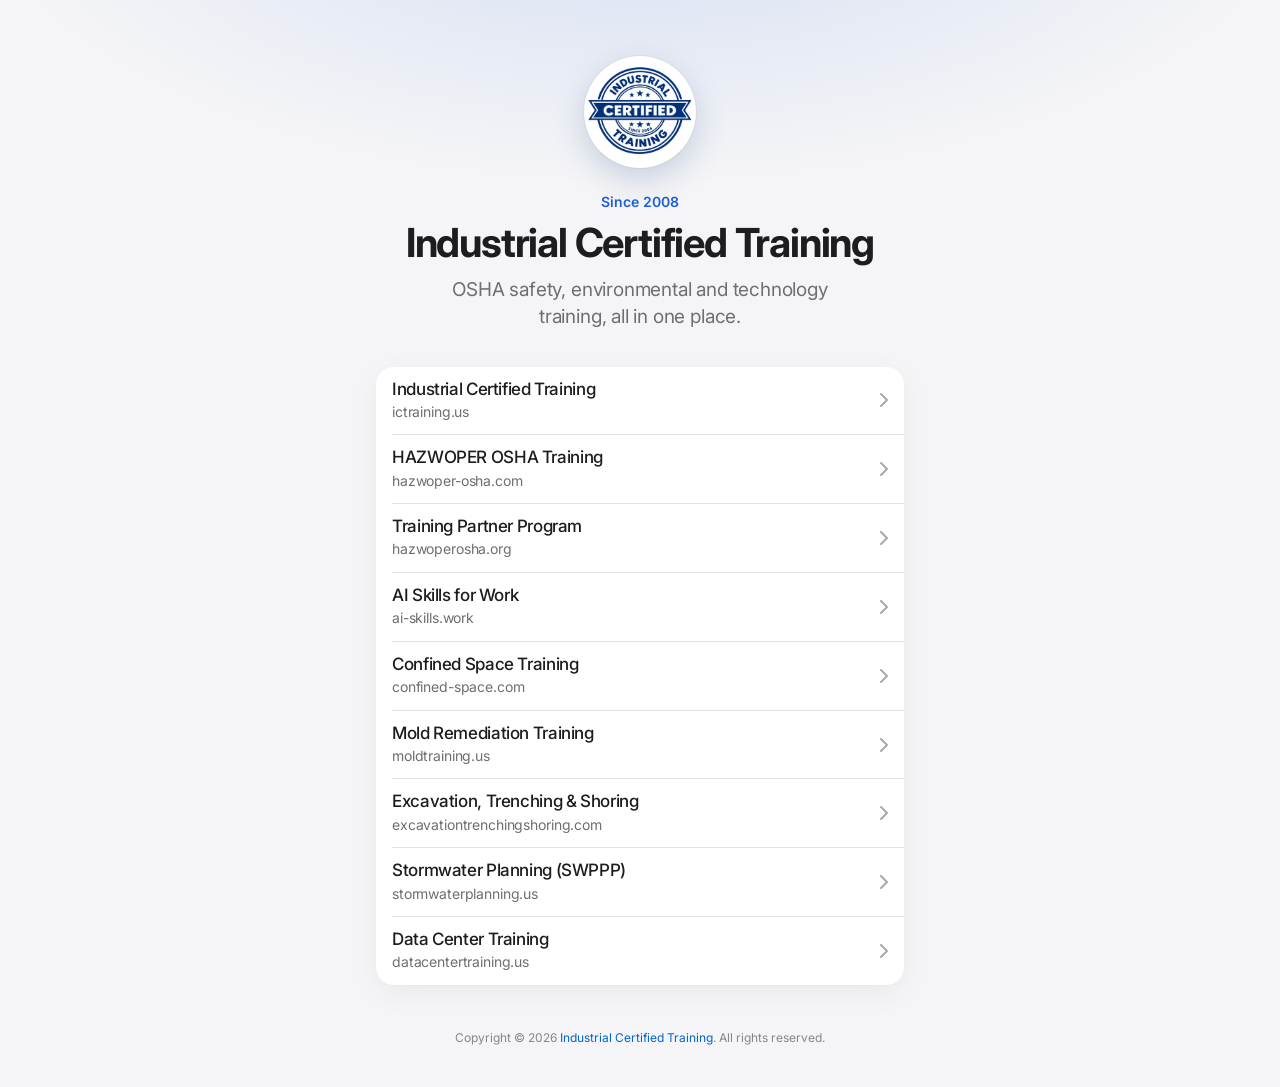
<file: index.html>
<!doctype html>
<html lang="en">
<head>
  <meta charset="utf-8">
  <meta name="viewport" content="width=device-width, initial-scale=1, viewport-fit=cover">
  <title>Industrial Certified Training | Links</title>
  <meta name="description" content="Industrial Certified Training: OSHA, HAZWOPER, confined space, mold, excavation, stormwater, data center and AI skills training sites.">
  <meta property="og:title" content="Industrial Certified Training">
  <meta property="og:description" content="Safety, environmental and technology training sites. Since 2008.">
  <meta property="og:url" content="https://linkhub.ictraining.us/">
  <meta property="og:image" content="https://linkhub.ictraining.us/assets/og-image.jpg">
  <meta name="theme-color" content="#f5f5f7" media="(prefers-color-scheme: light)">
  <meta name="theme-color" content="#000000" media="(prefers-color-scheme: dark)">
  <meta name="color-scheme" content="light dark">
  <link rel="icon" type="image/png" href="assets/favicon.png">
  <link rel="apple-touch-icon" href="assets/apple-touch-icon.png">
  <link rel="preconnect" href="https://fonts.googleapis.com">
  <link rel="preconnect" href="https://fonts.gstatic.com" crossorigin>
  <link href="https://fonts.googleapis.com/css2?family=Inter:wght@400;500;600;700&display=swap" rel="stylesheet">
  <style>
    :root {
      --brand: #013179;
      --brand-2: #1d5fd6;
      --bg: #f5f5f7;
      --surface: #ffffff;
      --text: #1d1d1f;
      --secondary: #6e6e73;
      --tertiary: #86868b;
      --separator: rgba(60, 60, 67, .14);
      --hover: rgba(0, 0, 0, .035);
      --glow: rgba(29, 95, 214, .16);
      --shadow: 0 1px 1px rgba(0, 0, 0, .02), 0 8px 30px rgba(0, 0, 0, .05);
      --link: #0066cc;
    }
    @media (prefers-color-scheme: dark) {
      :root {
        --bg: #000000;
        --surface: #1c1c1e;
        --text: #f5f5f7;
        --secondary: #a1a1a6;
        --tertiary: #8e8e93;
        --separator: rgba(84, 84, 88, .55);
        --hover: rgba(255, 255, 255, .05);
        --glow: rgba(41, 151, 255, .18);
        --shadow: none;
        --link: #2997ff;
      }
    }

    * { box-sizing: border-box; }
    html, body { margin: 0; }
    body {
      font-family: -apple-system, BlinkMacSystemFont, "SF Pro Text", "Inter", "Helvetica Neue", Arial, sans-serif;
      background:
        radial-gradient(60rem 28rem at 50% -8rem, var(--glow), transparent 70%),
        var(--bg);
      background-repeat: no-repeat;
      color: var(--text);
      min-height: 100vh;
      font-size: 17px;
      line-height: 1.47;
      letter-spacing: -.022em;
      -webkit-font-smoothing: antialiased;
      -webkit-tap-highlight-color: transparent;
    }

    .wrap {
      max-width: 560px;
      margin: 0 auto;
      padding: max(56px, env(safe-area-inset-top)) 16px max(40px, env(safe-area-inset-bottom));
    }

    /* Hero */
    header { text-align: center; margin-bottom: 36px; }
    .logo {
      display: block;
      width: 112px; height: 112px;
      margin: 0 auto 24px;
      border-radius: 50%;
      background: #fff;
      box-shadow: 0 0 0 1px rgba(0, 0, 0, .04), 0 12px 32px rgba(1, 49, 121, .18);
    }
    h1 {
      margin: 0;
      font-family: -apple-system, BlinkMacSystemFont, "SF Pro Display", "Inter", "Helvetica Neue", Arial, sans-serif;
      font-size: clamp(30px, 7vw, 40px);
      font-weight: 700;
      line-height: 1.1;
      letter-spacing: -.03em;
    }
    .eyebrow {
      display: block;
      margin-bottom: 8px;
      color: var(--brand-2);
      font-size: 14px; font-weight: 600; letter-spacing: 0;
    }
    @media (prefers-color-scheme: dark) { .eyebrow { color: var(--link); } }
    .lede {
      margin: 12px auto 0;
      max-width: 400px;
      color: var(--secondary);
      font-size: 19px; line-height: 1.42; letter-spacing: -.01em;
    }

    /* Social */
    .social { display: flex; flex-wrap: wrap; justify-content: center; gap: 8px; margin: 22px 0 0; padding: 0; list-style: none; }
    .social a {
      display: grid; place-items: center;
      width: 40px; height: 40px;
      border-radius: 50%;
      background: var(--brand);
      color: #fff;
      transition: transform .15s ease;
    }
    @media (prefers-color-scheme: dark) { .social a { background: var(--surface); color: var(--link); } }
    .social a:hover { transform: translateY(-2px); }
    .social a:focus-visible { outline: 3px solid var(--link); outline-offset: 3px; }
    .social svg { width: 19px; height: 19px; }

    /* Link list */
    section + section { margin-top: 28px; }
    h2 {
      margin: 0 0 8px 16px;
      color: var(--secondary);
      font-size: 13px; font-weight: 600;
      letter-spacing: .02em;
      text-transform: uppercase;
    }
    .group {
      list-style: none; margin: 0; padding: 0;
      background: var(--surface);
      border-radius: 18px;
      box-shadow: var(--shadow);
      overflow: hidden;
    }
    .group li + li .link .label { border-top: .5px solid var(--separator); }
    .link {
      display: flex; align-items: stretch;
      padding-left: 16px;
      color: var(--text);
      text-decoration: none;
      transition: background .15s ease;
    }
    .link:hover { background: var(--hover); }
    .link:active { background: var(--separator); }
    .link:focus-visible { outline: 3px solid var(--link); outline-offset: -3px; border-radius: 18px; }
    .icon {
      flex: none; align-self: center;
      width: 48px; height: 48px;
      margin: 10px 14px 10px 0;
      border-radius: 11px;
    }
    .icon-logo { background: #fff; object-fit: cover; box-shadow: 0 0 0 .5px var(--separator); }
    .label {
      flex: 1; min-width: 0;
      display: flex; align-items: center; gap: 12px;
      padding: 12px 16px 12px 0;
    }
    .text { flex: 1; min-width: 0; }
    .title { display: block; font-size: 17px; font-weight: 500; line-height: 1.25; }
    .domain { display: block; margin-top: 2px; color: var(--secondary); font-size: 14px; letter-spacing: -.01em; overflow-wrap: anywhere; }
    .chev { flex: none; width: 8px; height: 14px; color: var(--tertiary); opacity: .7; transition: transform .2s ease; }
    .link:hover .chev { transform: translateX(2px); }

    footer {
      margin-top: 44px;
      text-align: center;
      color: var(--tertiary);
      font-size: 12px; letter-spacing: 0;
    }
    footer a { color: var(--link); text-decoration: none; }
    footer a:hover { text-decoration: underline; }

    /* Gentle entrance */
    @media (prefers-reduced-motion: no-preference) {
      header, main, footer { animation: rise .7s cubic-bezier(.2, .8, .2, 1) both; }
      main { animation-delay: .08s; }
      footer { animation-delay: .16s; }
      @keyframes rise { from { opacity: 0; transform: translateY(12px); } to { opacity: 1; transform: none; } }
    }
    @media (prefers-reduced-motion: reduce) {
      .link, .chev, .social a { transition: none; }
    }
  </style>
  <script type="application/json" id="links-data">
{
  "sections": [
    {
      "title": "Training websites",
      "links": [
        {
          "title": "Industrial Certified Training",
          "subtitle": "ictraining.us",
          "url": "https://ictraining.us"
        },
        {
          "title": "HAZWOPER OSHA Training",
          "subtitle": "hazwoper-osha.com",
          "url": "https://hazwoper-osha.com"
        },
        {
          "title": "Training Partner Program",
          "subtitle": "hazwoperosha.org",
          "url": "https://hazwoperosha.org"
        },
        {
          "title": "AI Skills for Work",
          "subtitle": "ai-skills.work",
          "url": "https://ai-skills.work"
        },
        {
          "title": "Confined Space Training",
          "subtitle": "confined-space.com",
          "url": "https://confined-space.com"
        },
        {
          "title": "Mold Remediation Training",
          "subtitle": "moldtraining.us",
          "url": "https://moldtraining.us"
        },
        {
          "title": "Excavation, Trenching & Shoring",
          "subtitle": "excavationtrenchingshoring.com",
          "url": "https://excavationtrenchingshoring.com"
        },
        {
          "title": "Stormwater Planning (SWPPP)",
          "subtitle": "stormwaterplanning.us",
          "url": "https://stormwaterplanning.us"
        },
        {
          "title": "Data Center Training",
          "subtitle": "datacentertraining.us",
          "url": "https://datacentertraining.us"
        }
      ]
    }
  ],
  "social": []
}
  </script>
</head>
<body>
  <div class="wrap">
    <header>
      <img class="logo" src="assets/logo.png" width="112" height="112" alt="Industrial Certified Training seal, since 2008">
      <span class="eyebrow">Since 2008</span>
      <h1>Industrial Certified Training</h1>
      <p class="lede">OSHA safety, environmental and technology training, all in one place.</p>
      <!-- social:start -->
      <!-- social:end -->
    </header>

    <main>
      <!-- links:start -->
      <section aria-label="Training websites">
        <ul class="group">
        <li>
          <a class="link" href="https://ictraining.us" target="_blank" rel="noopener">
            <span class="label"><span class="text"><span class="title">Industrial Certified Training</span><span class="domain">ictraining.us</span></span><svg class="chev" viewBox="0 0 8 14" fill="none" stroke="currentColor" stroke-width="2" stroke-linecap="round" stroke-linejoin="round" aria-hidden="true"><path d="M1 1l6 6-6 6"/></svg></span>
          </a>
        </li>
        <li>
          <a class="link" href="https://hazwoper-osha.com" target="_blank" rel="noopener">
            <span class="label"><span class="text"><span class="title">HAZWOPER OSHA Training</span><span class="domain">hazwoper-osha.com</span></span><svg class="chev" viewBox="0 0 8 14" fill="none" stroke="currentColor" stroke-width="2" stroke-linecap="round" stroke-linejoin="round" aria-hidden="true"><path d="M1 1l6 6-6 6"/></svg></span>
          </a>
        </li>
        <li>
          <a class="link" href="https://hazwoperosha.org" target="_blank" rel="noopener">
            <span class="label"><span class="text"><span class="title">Training Partner Program</span><span class="domain">hazwoperosha.org</span></span><svg class="chev" viewBox="0 0 8 14" fill="none" stroke="currentColor" stroke-width="2" stroke-linecap="round" stroke-linejoin="round" aria-hidden="true"><path d="M1 1l6 6-6 6"/></svg></span>
          </a>
        </li>
        <li>
          <a class="link" href="https://ai-skills.work" target="_blank" rel="noopener">
            <span class="label"><span class="text"><span class="title">AI Skills for Work</span><span class="domain">ai-skills.work</span></span><svg class="chev" viewBox="0 0 8 14" fill="none" stroke="currentColor" stroke-width="2" stroke-linecap="round" stroke-linejoin="round" aria-hidden="true"><path d="M1 1l6 6-6 6"/></svg></span>
          </a>
        </li>
        <li>
          <a class="link" href="https://confined-space.com" target="_blank" rel="noopener">
            <span class="label"><span class="text"><span class="title">Confined Space Training</span><span class="domain">confined-space.com</span></span><svg class="chev" viewBox="0 0 8 14" fill="none" stroke="currentColor" stroke-width="2" stroke-linecap="round" stroke-linejoin="round" aria-hidden="true"><path d="M1 1l6 6-6 6"/></svg></span>
          </a>
        </li>
        <li>
          <a class="link" href="https://moldtraining.us" target="_blank" rel="noopener">
            <span class="label"><span class="text"><span class="title">Mold Remediation Training</span><span class="domain">moldtraining.us</span></span><svg class="chev" viewBox="0 0 8 14" fill="none" stroke="currentColor" stroke-width="2" stroke-linecap="round" stroke-linejoin="round" aria-hidden="true"><path d="M1 1l6 6-6 6"/></svg></span>
          </a>
        </li>
        <li>
          <a class="link" href="https://excavationtrenchingshoring.com" target="_blank" rel="noopener">
            <span class="label"><span class="text"><span class="title">Excavation, Trenching &amp; Shoring</span><span class="domain">excavationtrenchingshoring.com</span></span><svg class="chev" viewBox="0 0 8 14" fill="none" stroke="currentColor" stroke-width="2" stroke-linecap="round" stroke-linejoin="round" aria-hidden="true"><path d="M1 1l6 6-6 6"/></svg></span>
          </a>
        </li>
        <li>
          <a class="link" href="https://stormwaterplanning.us" target="_blank" rel="noopener">
            <span class="label"><span class="text"><span class="title">Stormwater Planning (SWPPP)</span><span class="domain">stormwaterplanning.us</span></span><svg class="chev" viewBox="0 0 8 14" fill="none" stroke="currentColor" stroke-width="2" stroke-linecap="round" stroke-linejoin="round" aria-hidden="true"><path d="M1 1l6 6-6 6"/></svg></span>
          </a>
        </li>
        <li>
          <a class="link" href="https://datacentertraining.us" target="_blank" rel="noopener">
            <span class="label"><span class="text"><span class="title">Data Center Training</span><span class="domain">datacentertraining.us</span></span><svg class="chev" viewBox="0 0 8 14" fill="none" stroke="currentColor" stroke-width="2" stroke-linecap="round" stroke-linejoin="round" aria-hidden="true"><path d="M1 1l6 6-6 6"/></svg></span>
          </a>
        </li>
        </ul>
      </section>
      <!-- links:end -->
    </main>

    <footer>
      Copyright &copy; <span id="year">2026</span> <a href="https://ictraining.us">Industrial Certified Training</a>. All rights reserved.
    </footer>
  </div>
  <script>document.getElementById("year").textContent = new Date().getFullYear();</script>
  <script src="render.js?v=9f176dde" defer></script>
  <script src="live.js?v=2dde0ee9" data-source="https://raw.githubusercontent.com/LJ-Web-Management/linkhub-data/main/ictraining.json" defer></script>
</body>
</html>
</file>
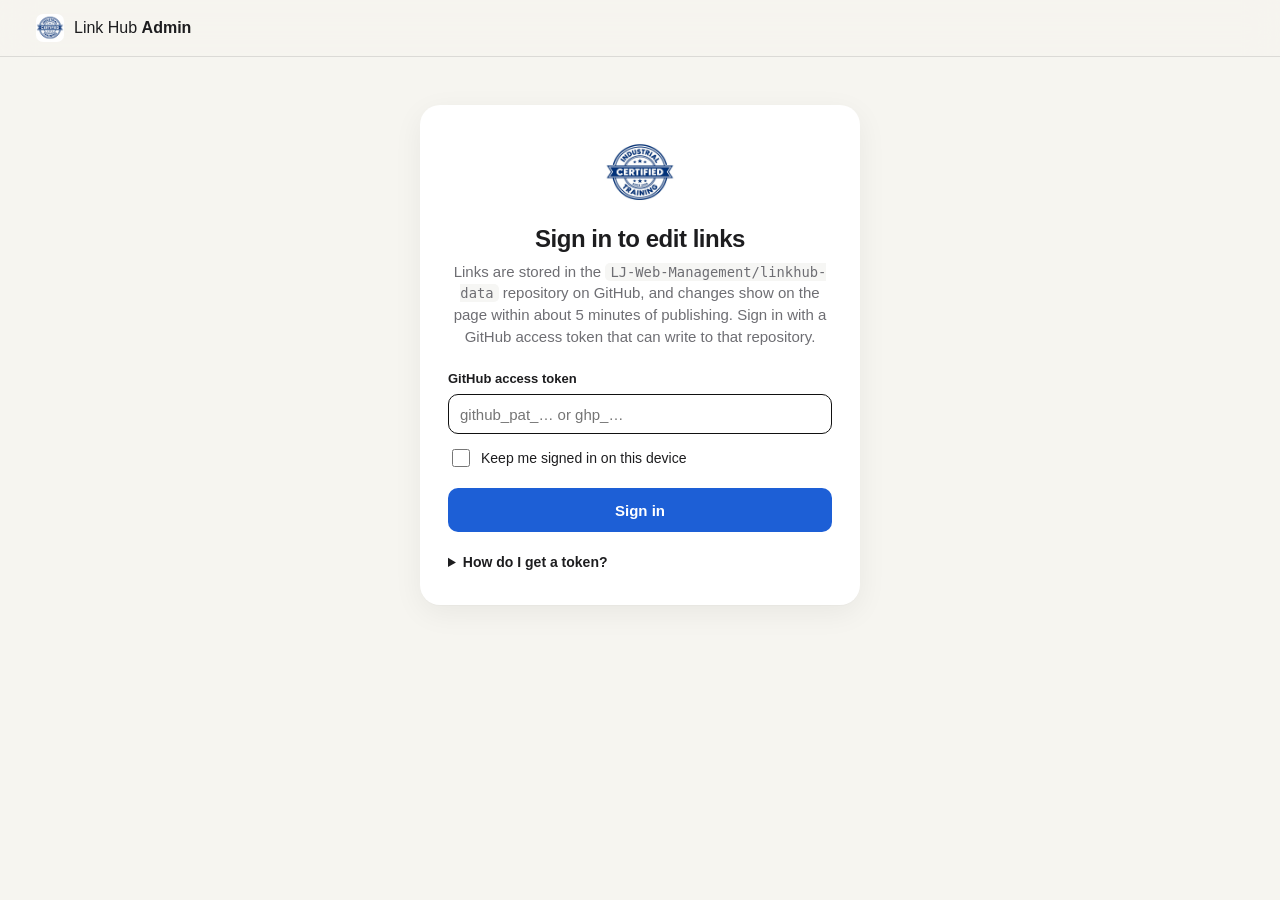
<file: admin/index.html>
<!doctype html>
<html lang="en">
<head>
  <meta charset="utf-8">
  <meta name="viewport" content="width=device-width, initial-scale=1, viewport-fit=cover">
  <title>Link Hub Admin</title>
  <meta name="robots" content="noindex, nofollow">
  <meta name="color-scheme" content="light dark">
  <!-- The access token lives in this page, so nothing third-party may run here. The
       preview iframe inherits this policy, hence the font hosts and inline styles. -->
  <meta http-equiv="Content-Security-Policy" content="default-src 'self'; script-src 'self'; connect-src 'self' https://api.github.com https://raw.githubusercontent.com; img-src 'self' data:; style-src 'self' 'unsafe-inline' https://fonts.googleapis.com; font-src https://fonts.gstatic.com; frame-src 'self'; base-uri 'self'; form-action 'none'; object-src 'none'">
  <meta name="referrer" content="no-referrer">
  <link rel="icon" type="image/png" href="../assets/favicon.png">
  <link rel="stylesheet" href="admin.css?v=d643f4a5">
</head>
<body>
  <header class="bar">
    <div class="bar-in">
      <a class="brand" href="../" target="_blank" rel="noopener" title="Open the live page">
        <img src="../assets/favicon.png" width="28" height="28" alt="">
        <span>Link Hub <b>Admin</b></span>
      </a>
      <span class="status" id="status" role="status" aria-live="polite"></span>
      <div class="actions" id="actions" hidden>
        <button type="button" class="btn ghost" id="discard" disabled>Discard</button>
        <button type="button" class="btn ghost only-narrow" id="preview-open">Preview</button>
        <button type="button" class="btn primary" id="save" disabled><span class="wide-only">Save &amp;&nbsp;</span>Publish</button>
        <button type="button" class="btn ghost icon-btn" id="signout" title="Sign out" aria-label="Sign out"><svg viewBox="0 0 24 24" fill="none" stroke="currentColor" stroke-width="2" stroke-linecap="round" stroke-linejoin="round" aria-hidden="true"><path d="M15 4h3a2 2 0 0 1 2 2v12a2 2 0 0 1-2 2h-3"/><path d="M10 17l-5-5 5-5"/><path d="M5 12h11"/></svg></button>
      </div>
    </div>
  </header>

  <!-- Sign in -->
  <main class="signin" id="signin" hidden>
    <div class="card">
      <img class="seal" src="../assets/logo.png" width="72" height="72" alt="">
      <h1>Sign in to edit links</h1>
      <p class="muted">Links are stored in the <code data-cfg="repo">LJ-Web-Management/linkhub-data</code> repository on GitHub, and changes show on the page within about 5 minutes of publishing. Sign in with a GitHub access token that can write to that repository.</p>
      <form id="signin-form" novalidate>
        <label for="token">GitHub access token</label>
        <input id="token" type="password" autocomplete="off" spellcheck="false" placeholder="github_pat_… or ghp_…" required>
        <label class="check"><input type="checkbox" id="remember"> Keep me signed in on this device</label>
        <p class="error" id="signin-error" role="alert" hidden></p>
        <button type="submit" class="btn primary block" id="signin-btn">Sign in</button>
      </form>
      <details class="help">
        <summary>How do I get a token?</summary>
        <ol>
          <li>Open <a href="https://github.com/settings/personal-access-tokens/new" target="_blank" rel="noopener">GitHub → Fine-grained tokens → Generate new token</a>.</li>
          <li>Sign in as <b data-cfg="owner">LJ-Web-Management</b>. Set <b>Repository access</b> to <b>Only select repositories → <span data-cfg="repo-name">linkhub-data</span></b>.</li>
          <li>Under <b>Repository permissions</b>, set <b>Contents</b> to <b>Read and write</b>.</li>
          <li>Generate it, copy it, and paste it above. Treat it like a password.</li>
        </ol>
      </details>
    </div>
  </main>

  <!-- Editor -->
  <div class="layout" id="editor" hidden>
    <main class="edit">
      <div class="intro">
        <h1>Links, categories &amp; social</h1>
        <p class="muted">Edit the social media buttons and links, reorder with the arrows, or move a link to another category. Nothing changes on the live page until you press <b>Save &amp; Publish</b>.</p>
      </div>
      <div id="social"></div>
      <div id="sections"></div>
      <button type="button" class="btn add-section" id="add-section">
        <svg viewBox="0 0 24 24" fill="none" stroke="currentColor" stroke-width="2" stroke-linecap="round" aria-hidden="true"><path d="M12 5v14M5 12h14"/></svg>
        Add category
      </button>
    </main>
    <aside class="preview" id="preview" aria-label="Live preview">
      <div class="preview-head">
        <span>Preview</span>
        <button type="button" class="btn ghost only-narrow" id="preview-close">Close</button>
      </div>
      <div class="phone"><iframe id="frame" title="Preview of the public page" sandbox="allow-same-origin allow-popups allow-popups-to-escape-sandbox"></iframe></div>
    </aside>
  </div>

  <!-- Save dialog -->
  <dialog id="save-dialog">
    <form method="dialog" id="save-form">
      <h2>Publish changes?</h2>
      <ul class="summary" id="save-summary"></ul>
      <label for="message">Note for the change history <span class="muted">(optional)</span></label>
      <input id="message" type="text" maxlength="120" placeholder="e.g. Added new H2S course">
      <div class="dialog-actions">
        <button type="button" class="btn ghost" id="save-cancel">Cancel</button>
        <button type="submit" class="btn primary" id="save-confirm">Publish</button>
      </div>
    </form>
  </dialog>

  <script src="../render.js?v=9f176dde"></script>
  <script src="admin.js?v=b30293b0"></script>
</body>
</html>
</file>
<file: admin/admin.css>
:root {
  --brand: #ffcd05;
  --brand-press: #f0bf00;
  --ink: #111111;
  --bg: #f6f5f0;
  --surface: #ffffff;
  --field: #f6f6f4;
  --text: #1d1d1f;
  --secondary: #6e6e73;
  --separator: rgba(60, 60, 67, .14);
  --border: rgba(60, 60, 67, .22);
  --hover: rgba(0, 0, 0, .04);
  --danger: #c4261d;
  --danger-bg: #fdecea;
  --ok: #1c7c3c;
  --focus: #111111;
  --shadow: 0 1px 1px rgba(0, 0, 0, .02), 0 8px 30px rgba(0, 0, 0, .06);
}
@media (prefers-color-scheme: dark) {
  :root {
    --bg: #000000;
    --surface: #1c1c1e;
    --field: #2c2c2e;
    --text: #f5f5f7;
    --secondary: #a1a1a6;
    --separator: rgba(84, 84, 88, .55);
    --border: rgba(120, 120, 128, .5);
    --hover: rgba(255, 255, 255, .06);
    --danger: #ff6961;
    --danger-bg: rgba(255, 105, 97, .14);
    --ok: #30d158;
    --focus: #ffcd05;
    --shadow: none;
  }
}

* { box-sizing: border-box; }
html, body { margin: 0; }
body {
  font-family: -apple-system, BlinkMacSystemFont, "SF Pro Text", "Helvetica Neue", Arial, sans-serif;
  background: var(--bg);
  color: var(--text);
  font-size: 15px;
  line-height: 1.45;
  -webkit-font-smoothing: antialiased;
}
[hidden] { display: none !important; }
h1, h2 { letter-spacing: -.02em; line-height: 1.15; }
code { font-size: .92em; background: var(--field); padding: 1px 5px; border-radius: 5px; }
a { color: inherit; }
.muted { color: var(--secondary); }
:focus-visible { outline: 3px solid var(--focus); outline-offset: 2px; }

/* Buttons */
.btn {
  display: inline-flex; align-items: center; justify-content: center; gap: 6px;
  min-height: 36px; padding: 0 14px;
  border: 0; border-radius: 10px;
  font: inherit; font-weight: 600; font-size: 14px;
  color: var(--text); background: var(--field);
  cursor: pointer; white-space: nowrap;
}
.btn:hover { background: var(--hover); box-shadow: inset 0 0 0 1px var(--border); }
.btn:disabled { opacity: .45; cursor: default; box-shadow: none; }
.btn.primary { background: var(--brand); color: var(--ink-on-brand, var(--ink)); }
.btn.primary:hover:not(:disabled) { background: var(--brand-press); box-shadow: none; }
.btn.ghost { background: transparent; }
.btn.block { width: 100%; min-height: 44px; font-size: 15px; }
.btn svg { width: 18px; height: 18px; }
.icon-btn { padding: 0; width: 36px; }

/* Top bar */
.bar {
  position: sticky; top: 0; z-index: 10;
  background: color-mix(in srgb, var(--bg) 82%, transparent);
  backdrop-filter: saturate(180%) blur(16px);
  -webkit-backdrop-filter: saturate(180%) blur(16px);
  border-bottom: .5px solid var(--separator);
}
.bar-in {
  display: flex; align-items: center; gap: 12px;
  max-width: 1240px; margin: 0 auto;
  padding: 10px 16px;
  min-height: 56px;
}
.brand { display: flex; align-items: center; gap: 10px; text-decoration: none; font-size: 16px; font-weight: 500; flex: none; }
.brand img { border-radius: 7px; }
.status { flex: 1; min-width: 0; color: var(--secondary); font-size: 13px; overflow: hidden; text-overflow: ellipsis; white-space: nowrap; }
.status.dirty { color: var(--text); font-weight: 600; }
.status.ok { color: var(--ok); font-weight: 600; }
.status.err { color: var(--danger); font-weight: 600; }
.actions { display: flex; gap: 6px; flex: none; }

/* Sign in */
.signin { display: grid; place-items: center; padding: 48px 16px; }
.card {
  width: 100%; max-width: 440px;
  background: var(--surface); border-radius: 20px; box-shadow: var(--shadow);
  padding: 32px 28px;
}
.seal { display: block; margin: 0 auto 16px; border-radius: 50%; }
.card h1 { text-align: center; font-size: 24px; margin: 0 0 8px; }
.card > p { text-align: center; margin: 0 0 22px; }
label { display: block; font-size: 13px; font-weight: 600; margin: 0 0 6px; }
label.check { display: flex; align-items: center; gap: 8px; font-weight: 400; margin: 12px 0 18px; font-size: 14px; }
label.check input { width: 18px; height: 18px; accent-color: var(--ink); }
input[type="text"], input[type="password"], input[type="url"], select {
  width: 100%; min-height: 40px;
  padding: 8px 11px;
  font: inherit; color: var(--text);
  background: var(--field);
  border: 1px solid transparent; border-radius: 10px;
}
input:focus, select:focus { outline: none; border-color: var(--focus); background: var(--surface); }
input.bad { border-color: var(--danger); background: var(--danger-bg); }
.error { margin: 0 0 14px; padding: 10px 12px; border-radius: 10px; background: var(--danger-bg); color: var(--danger); font-size: 14px; }
.help { margin-top: 20px; font-size: 14px; }
.help summary { cursor: pointer; font-weight: 600; }
.help ol { padding-left: 20px; margin: 10px 0 0; color: var(--secondary); }
.help li + li { margin-top: 6px; }

/* Editor layout */
.layout {
  display: grid; grid-template-columns: minmax(0, 1fr) 400px; gap: 28px;
  max-width: 1240px; margin: 0 auto; padding: 24px 16px 80px;
}
.intro h1 { font-size: 28px; margin: 4px 0 6px; }
.intro p { margin: 0 0 22px; max-width: 620px; }

/* Category card */
.section {
  background: var(--surface); border-radius: 18px; box-shadow: var(--shadow);
  margin-bottom: 18px; overflow: hidden;
}
.section-head {
  display: flex; align-items: center; gap: 8px;
  padding: 12px 12px 12px 16px;
  border-bottom: .5px solid var(--separator);
}
.section-head input { font-weight: 700; font-size: 16px; text-transform: none; }
.count { flex: none; font-size: 12px; color: var(--secondary); background: var(--field); border-radius: 999px; padding: 2px 9px; }
.tools { display: flex; gap: 2px; flex: none; }
.tool {
  display: grid; place-items: center;
  width: 32px; height: 32px; padding: 0;
  border: 0; border-radius: 8px; background: transparent; color: var(--secondary);
  cursor: pointer;
}
.tool:hover:not(:disabled) { background: var(--hover); color: var(--text); }
.tool:disabled { opacity: .3; cursor: default; }
.tool.danger:hover:not(:disabled) { color: var(--danger); background: var(--danger-bg); }
.tool svg { width: 17px; height: 17px; }

/* Link row */
.links { list-style: none; margin: 0; padding: 0; }
.row {
  display: grid; grid-template-columns: 22px minmax(0, 1fr) auto; gap: 4px 10px;
  padding: 12px 12px 12px 10px;
  border-bottom: .5px solid var(--separator);
}
.row:last-child { border-bottom: 0; }
.row.new { animation: flash 1.2s ease; }
@keyframes flash { from { background: color-mix(in srgb, var(--brand) 30%, transparent); } to { background: transparent; } }
.num { grid-column: 1; grid-row: 1 / span 2; padding-top: 10px; text-align: right; font-size: 12px; color: var(--secondary); font-variant-numeric: tabular-nums; }
.fields { grid-column: 2; grid-row: 1; display: grid; grid-template-columns: minmax(0, 1.25fr) minmax(0, 1fr); gap: 6px; }
.fields .url { grid-column: 1 / -1; font-size: 13.5px; color: var(--secondary); }
.fields .url:focus { color: var(--text); }
.fields .title-in { font-weight: 600; }
.row .tools { grid-column: 3; grid-row: 1 / span 2; align-self: start; flex-wrap: wrap; justify-content: flex-end; max-width: 108px; }
.move { grid-column: 2; grid-row: 2; display: flex; flex-wrap: wrap; gap: 6px 16px; }
.move label { display: flex; align-items: center; gap: 8px; margin: 0; font-size: 12.5px; font-weight: 400; color: var(--secondary); }
.move select { width: auto; min-height: 30px; padding: 4px 8px; font-size: 12.5px; }
.card-title { flex: 1; margin: 0; padding: 8px 0; font-size: 16px; font-weight: 700; letter-spacing: -.01em; }
.sfields { grid-template-columns: minmax(120px, 170px) minmax(0, 1fr); }
.sfields .url { grid-column: auto; }
.srow .num { padding-top: 10px; }
.empty { padding: 18px 16px; color: var(--secondary); font-size: 14px; }
.add-link {
  display: flex; align-items: center; gap: 6px; width: 100%;
  padding: 12px 16px; border: 0; border-top: .5px solid var(--separator);
  background: transparent; color: var(--text); font: inherit; font-weight: 600; font-size: 14px;
  cursor: pointer; text-align: left;
}
.add-link:hover { background: var(--hover); }
.add-link svg, .add-section svg { width: 16px; height: 16px; }
.add-section { width: 100%; min-height: 48px; border: 1.5px dashed var(--border); background: transparent; border-radius: 18px; }
.add-section:hover { border-color: var(--text); box-shadow: none; }

/* Preview */
.preview { position: sticky; top: 80px; align-self: start; }
.preview-head { display: flex; align-items: center; justify-content: space-between; margin: 6px 0 10px; font-size: 13px; font-weight: 600; color: var(--secondary); text-transform: uppercase; letter-spacing: .03em; }
.phone {
  height: calc(100vh - 140px); max-height: 820px;
  border-radius: 28px; overflow: hidden;
  box-shadow: 0 0 0 8px var(--ink), 0 0 0 9px var(--border), var(--shadow);
  background: var(--bg);
}
.phone iframe { width: 100%; height: 100%; border: 0; display: block; }
.only-narrow { display: none; }

@media (max-width: 1000px) {
  .layout { grid-template-columns: minmax(0, 1fr); }
  .only-narrow { display: inline-flex; }
  .preview { display: none; }
  .preview.open {
    display: block; position: fixed; inset: 0; z-index: 20;
    align-self: stretch; justify-self: stretch;
    padding: 12px 16px 16px; background: var(--bg);
  }
  .preview.open .phone { height: calc(100% - 52px); max-height: none; max-width: 420px; margin: 0 auto; }
}
@media (max-width: 640px) {
  .brand span { display: none; }
  .status { font-size: 12px; }
  .fields, .sfields { grid-template-columns: minmax(0, 1fr); }
  .row .tools { max-width: 72px; }
  .intro h1 { font-size: 24px; }
  .bar-in { gap: 8px; }
  .actions { gap: 2px; }
  .actions .btn:not(.icon-btn) { padding: 0 9px; }
  .wide-only { display: none; }
}

/* Save dialog */
dialog {
  width: min(460px, calc(100vw - 32px));
  border: 0; border-radius: 18px; padding: 24px;
  background: var(--surface); color: var(--text); box-shadow: 0 24px 80px rgba(0, 0, 0, .3);
}
dialog::backdrop { background: rgba(0, 0, 0, .4); }
dialog h2 { margin: 0 0 12px; font-size: 20px; }
.summary { margin: 0 0 18px; padding-left: 18px; color: var(--secondary); font-size: 14px; }
.summary li + li { margin-top: 4px; }
.summary .warn { color: var(--danger); }
.dialog-actions { display: flex; justify-content: flex-end; gap: 8px; margin-top: 20px; }

@media (prefers-reduced-motion: reduce) { .row.new { animation: none; } }
</file>
